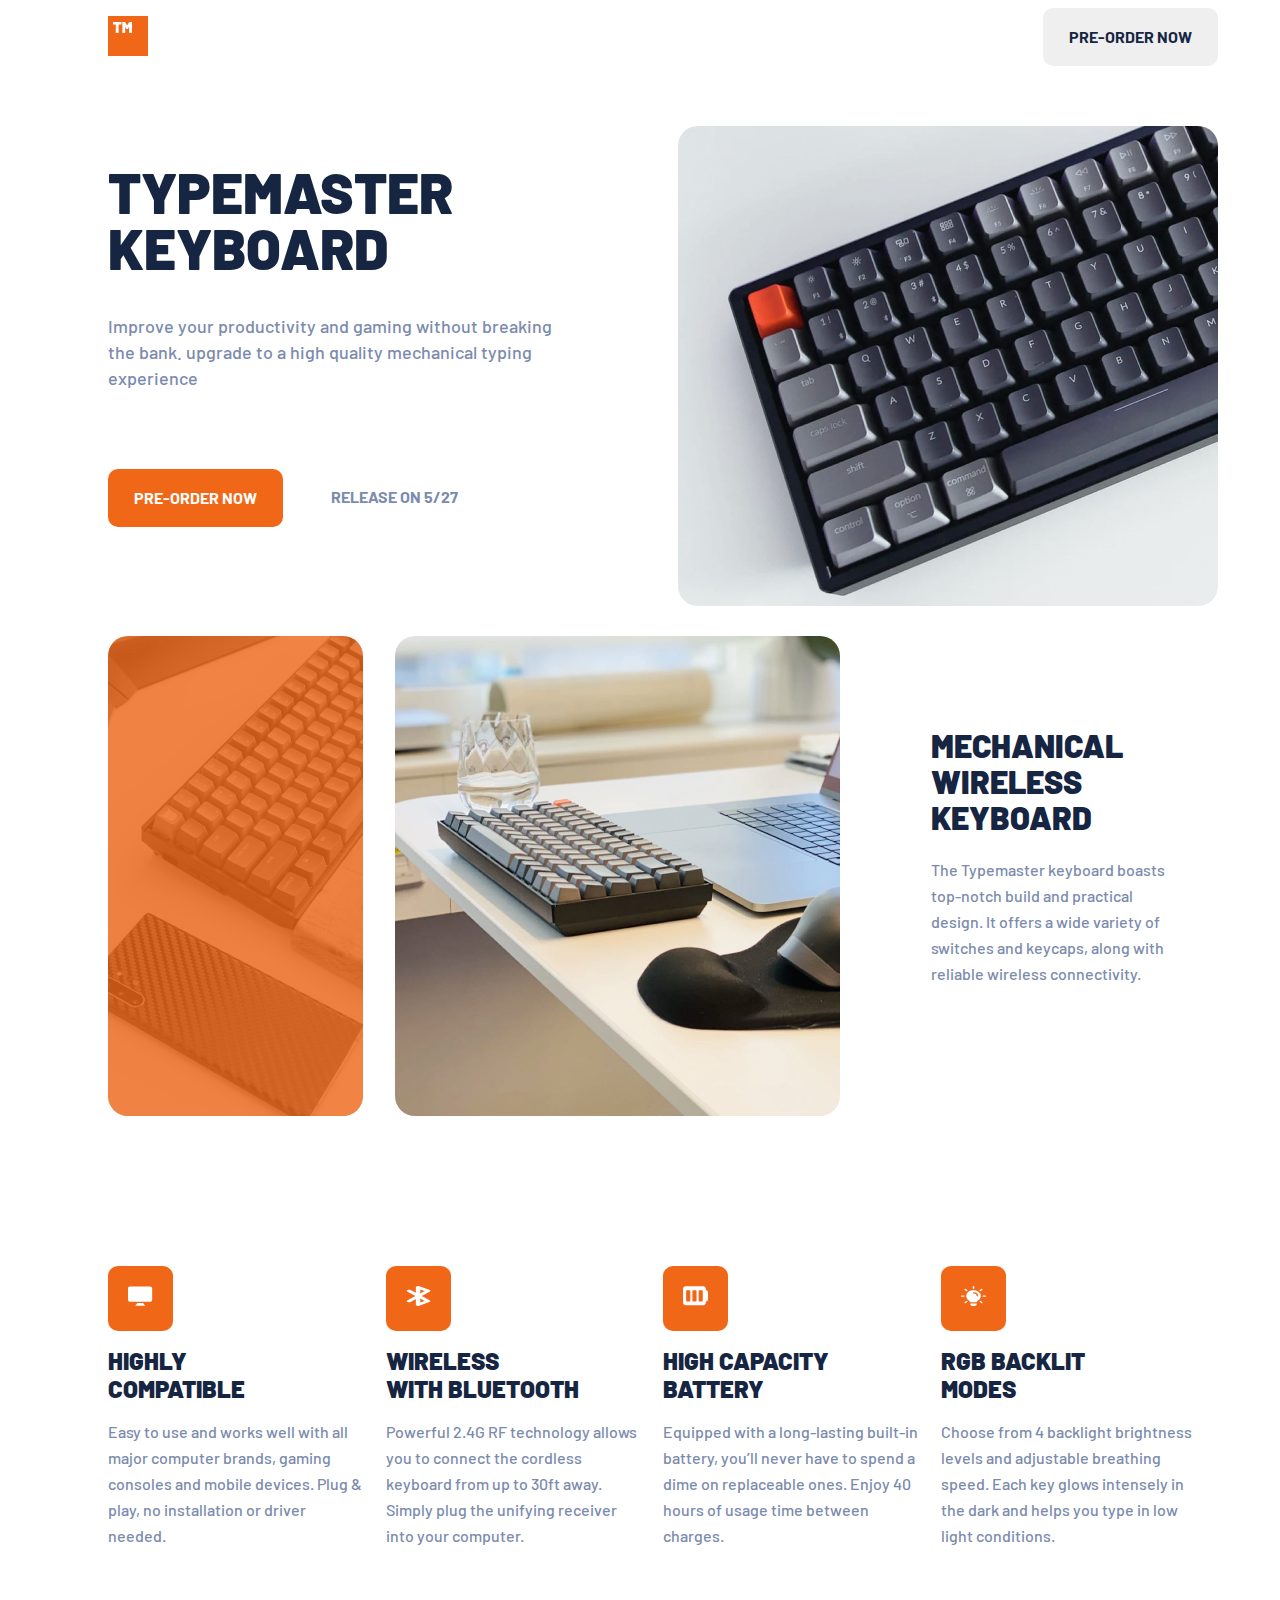
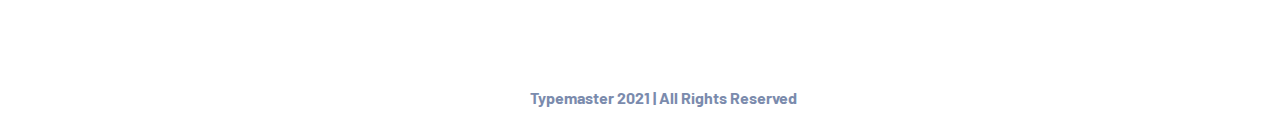
<file: index.html>
<!DOCTYPE html>
<html lang="en">
<head>
    <meta charset="UTF-8">
    <meta http-equiv="X-UA-Compatible" content="IE=edge">
    <meta name="viewport" content="width=device-width, initial-scale=1.0">
    <link rel="stylesheet" href="index.css">
    <title>TYPE MASTER PRE-LAUNCH </title>
    
</head>
<body class="main">
        <div class="logo-and-preorder-button--container">
            <img class="logo" src="logo.svg" alt="logo">
            <button class="pre-order-button-right" type="button">PRE-ORDER NOW</button>
        </div>
        <div class="Typemaster-keyboard--container">

                <div class="Typemaster-keyboard--container-left">
                    <h1 class="Typemaster-keyboard header">TYPEMASTER<br> KEYBOARD</h1>
                    <p class="Typemaster-keyboard content">Improve your productivity and gaming without breaking the bank. upgrade to a high quality mechanical typing experience</p>
                    <span class="Typemaster-keyboard--container pre-order-button-and-release">
                        <button class="Typemaster-keyboard--pre-order-button" type="button">PRE-ORDER NOW</button>
                        <h5 class="Typemaster-keyboard--release">RELEASE ON 5/27</h5>
                    </span>
                </div>
                <div class="Typemaster-keyboard--container-right">
                    <img class="Typemaster-keyboard image-keyboard" src="image-keyboard.jpg" alt="keyboard">
                </div>
           
        </div>



        <div class="Mechanical-wireless-keyboard--container">
           
                <div class="Mechanical-wireless-keyboard--container-left">
                    <img class="Mechanical-wireless-keyboard-with-image-phone-and-keyboard" src="image-phone-and-keyboard.jpg" alt="Phone and keyboard">
                </div>

            
                <div class="Mechanical-wireless-keyboard--container-center">
                    <img class="Mechanical-wireless-keyboard-with-image-glass-and-keyboard" src="image-glass-and-keyboard.jpg" alt="Glass and keyboard">
                </div>
            
           
                <div class="Mechanical-wireless-keyboard--container-right">
                    <h1 class="Mechanical-wireless-keyboard--container-right-header">MECHANICAL WIRELESS KEYBOARD</h1>
                    <p class="Mechanical-wireless-keyboard--container-right-content">The Typemaster keyboard boasts top-notch build and practical design. It offers a wide variety of switches and keycaps, along with reliable wireless connectivity.</p>
                </div>
            </div>
      


        <div class="bottom-content-container">
            
                <div class="content-container -left">
                    <div class="content-icon-container">
                        <img class="content-icon" src="icon-compatible.svg" alt="desktop">
                    </div>
                    <h1 class="content-header">HIGHLY<br>COMPATIBLE</h1>
                    <p class="content-content">Easy to use and works well with all major computer brands, gaming consoles and mobile devices. Plug & play, no installation or driver needed.</p>
                </div>
           
            
                <div class="content-container -center-left">
                    <div class="content-icon-container">
                        <img class="content-icon" src="icon-bluetooth.svg" alt="bluetooth">
                    </div>
                    <h1 class="content-header">WIRELESS<br>WITH BLUETOOTH</h1>
                    <p class="content-content">Powerful 2.4G RF technology allows you to connect the cordless keyboard from up to 30ft away. Simply plug the unifying receiver into your computer.</p>
                </div>
         

          
                <div class="content-container -center-right">
                    <div class="content-icon-container">
                        <img class="content-icon" src="icon-battery.svg" alt="battery">
                    </div>
                    <h1 class="content-header">HIGH CAPACITY<br>BATTERY</h1>
                    <p class="content-content">Equipped with a long-lasting built-in battery, you’ll never have to spend a dime on replaceable ones. Enjoy 40 hours of usage time between charges.</p>
                </div>
         

            
                <div class="content-container -right">
                    <div class="content-icon-container">
                        <img class="content-icon" src="icon-light.svg" alt="light">
                    </div>
                    <h1 class="content-header">RGB BACKLIT <br>MODES</h1>
                    <p class="content-content">Choose from 4 backlight brightness levels and adjustable breathing speed. Each key glows intensely in the dark and helps you type in low light conditions.</p>
                </div>
            </div>

    
        
         <footer class="footer">
           <p>Typemaster 2021  |  All Rights Reserved</p>
    </footer>
   
   
</body>
</html>
</file>
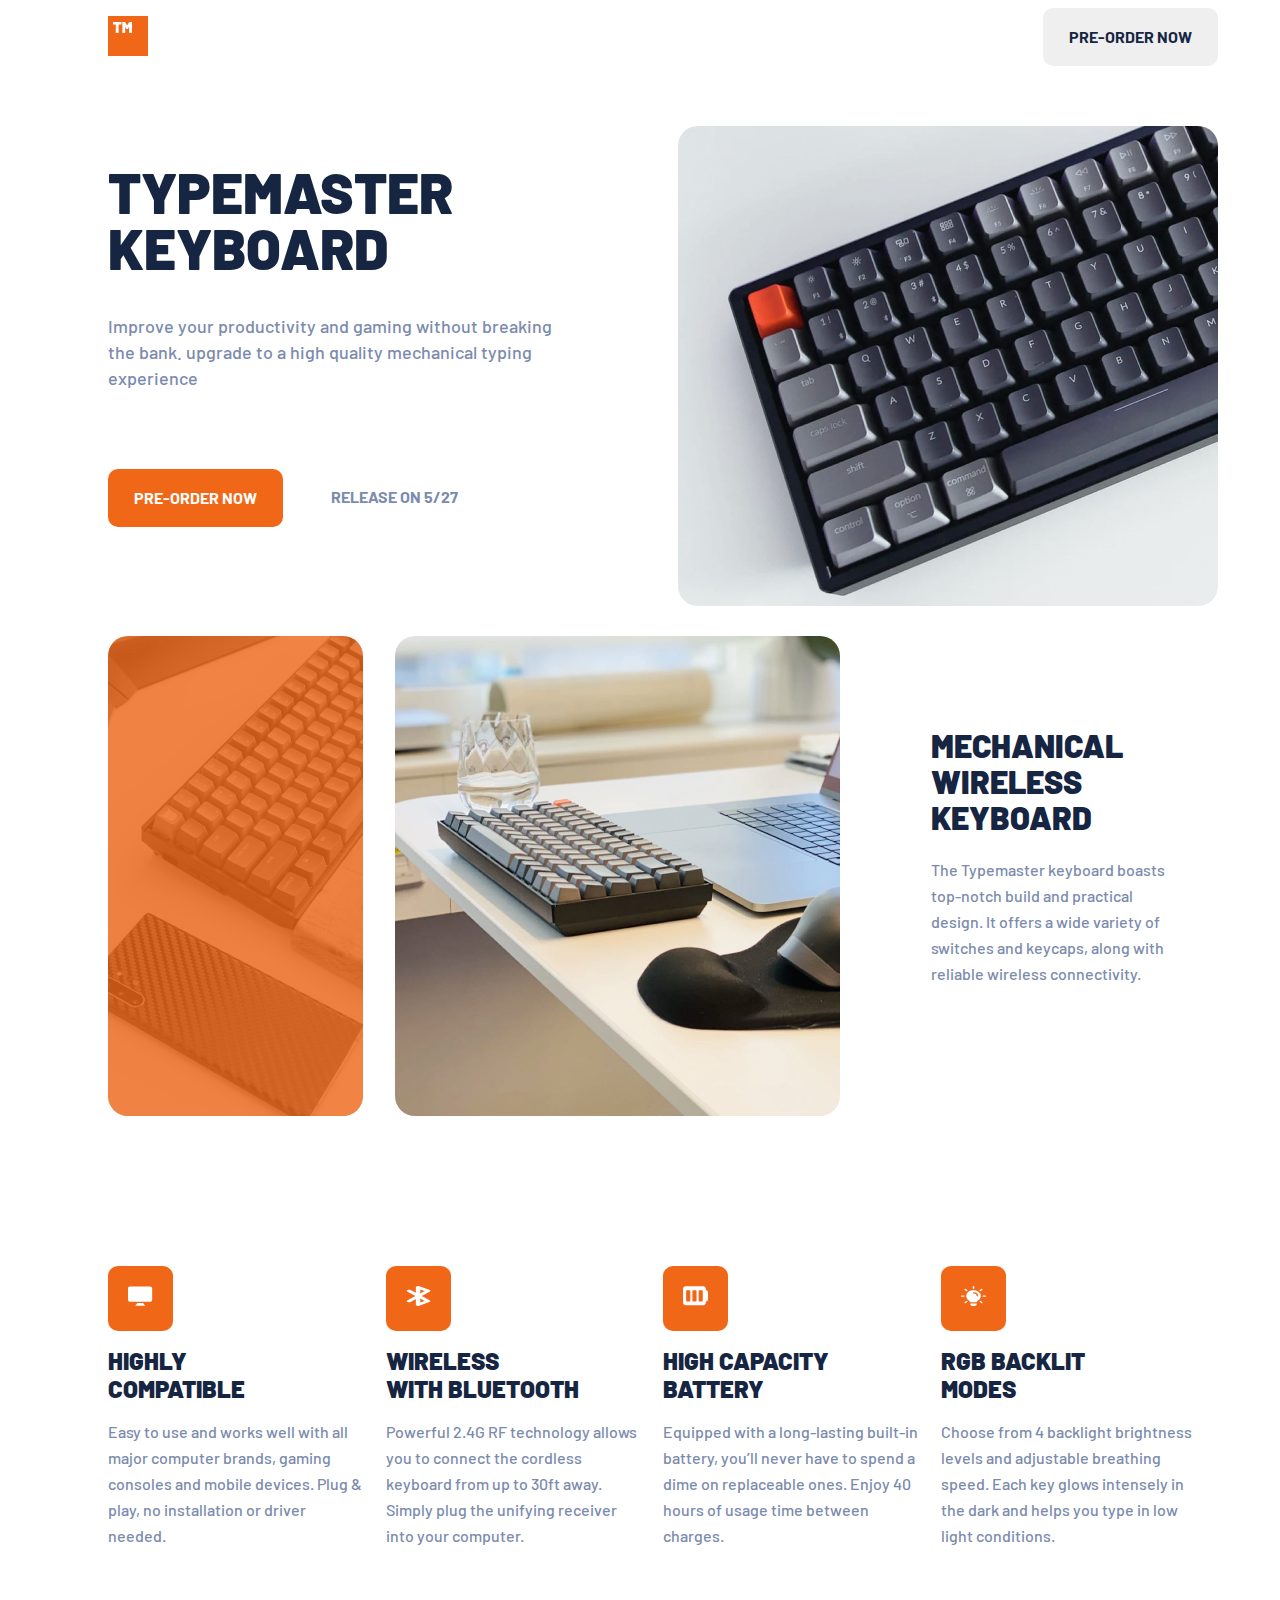
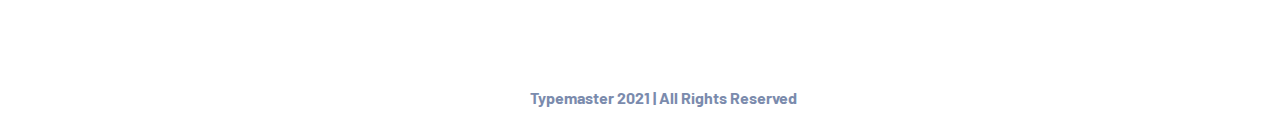
<file: responsive.html>
<!DOCTYPE html>
<html lang="en">
<head>
    <meta charset="UTF-8">
    <meta http-equiv="X-UA-Compatible" content="IE=edge">
    <meta name="viewport" content="width=device-width, initial-scale=1.0">
    <link rel="stylesheet" href="responsive.css">
    <title>TYPE MASTER PRE-LAUNCH </title>
    
</head>
<body class="main">
        <div class="logo-and-preorder-button--container">
            <img class="logo" src="logo.svg" alt="logo">
            <button class="pre-order-button-right" type="button">PRE-ORDER NOW</button>
        </div>
        <div class="Typemaster-keyboard--container">

                <div class="Typemaster-keyboard--container-left">
                    <h1 class="Typemaster-keyboard header">TYPEMASTER<br> KEYBOARD</h1>
                    <p class="Typemaster-keyboard content">Improve your productivity and gaming without breaking the bank. upgrade to a high quality mechanical typing experience</p>
                    <span class="Typemaster-keyboard--container pre-order-button-and-release">
                        <button class="Typemaster-keyboard--pre-order-button" type="button">PRE-ORDER NOW</button>
                        <h5 class="Typemaster-keyboard--release">RELEASE ON 5/27</h5>
                    </span>
                </div>
                <div class="Typemaster-keyboard--container-right">
                    <img class="Typemaster-keyboard image-keyboard" src="image-keyboard.jpg" alt="keyboard">
                </div>
           
        </div>



        <div class="Mechanical-wireless-keyboard--container">
           
                <div class="Mechanical-wireless-keyboard--container-left">
                    <img class="Mechanical-wireless-keyboard-with-image-phone-and-keyboard" src="image-phone-and-keyboard.jpg" alt="Phone and keyboard">
                </div>

            
                <div class="Mechanical-wireless-keyboard--container-center">
                    <img class="Mechanical-wireless-keyboard-with-image-glass-and-keyboard" src="image-glass-and-keyboard.jpg" alt="Glass and keyboard">
                </div>
            
           
                <div class="Mechanical-wireless-keyboard--container-right">
                    <h1 class="Mechanical-wireless-keyboard--container-right-header">MECHANICAL WIRELESS KEYBOARD</h1>
                    <p class="Mechanical-wireless-keyboard--container-right-content">The Typemaster keyboard boasts top-notch build and practical design. It offers a wide variety of switches and keycaps, along with reliable wireless connectivity.</p>
                </div>
            </div>
      


        <div class="bottom-content-container">
            
                <div class="content-container -left">
                    <div class="content-icon-container">
                        <img class="content-icon" src="icon-compatible.svg" alt="desktop">
                    </div>
                    <h1 class="content-header">HIGHLY<br>COMPATIBLE</h1>
                    <p class="content-content">Easy to use and works well with all major computer brands, gaming consoles and mobile devices. Plug & play, no installation or driver needed.</p>
                </div>
           
            
                <div class="content-container -center-left">
                    <div class="content-icon-container">
                        <img class="content-icon" src="icon-bluetooth.svg" alt="bluetooth">
                    </div>
                    <h1 class="content-header">WIRELESS<br>WITH BLUETOOTH</h1>
                    <p class="content-content">Powerful 2.4G RF technology allows you to connect the cordless keyboard from up to 30ft away. Simply plug the unifying receiver into your computer.</p>
                </div>
         

          
                <div class="content-container -center-right">
                    <div class="content-icon-container">
                        <img class="content-icon" src="icon-battery.svg" alt="battery">
                    </div>
                    <h1 class="content-header">HIGH CAPACITY<br>BATTERY</h1>
                    <p class="content-content">Equipped with a long-lasting built-in battery, you’ll never have to spend a dime on replaceable ones. Enjoy 40 hours of usage time between charges.</p>
                </div>
         

            
                <div class="content-container -right">
                    <div class="content-icon-container">
                        <img class="content-icon" src="icon-light.svg" alt="light">
                    </div>
                    <h1 class="content-header">RGB BACKLIT <br>MODES</h1>
                    <p class="content-content">Choose from 4 backlight brightness levels and adjustable breathing speed. Each key glows intensely in the dark and helps you type in low light conditions.</p>
                </div>
            </div>

    
        
         <footer class="footer">
           <p>Typemaster 2021  |  All Rights Reserved</p>
    </footer>
   
   
</body>
</html>
</file>
<file: index.css>
@import url('https://fonts.googleapis.com/css2?family=Barlow:wght@500;700;900&display=swap');

.main{
    position: relative;
    width: auto;
    height: auto;
    padding-left: 100px;
    padding-right: 100px;
    align-content: center;
}
.logo-and-preorder-button--container{
    display: flex;
    flex-flow: column wrap;
    width: 1110px;
    height: 58px;
    align-content: space-between;
}
.logo{
    width: 40px;
    height: 40px;
    margin-top: 8px;
}
.pre-order-button-right{
    font-family: "barlow";
    font-weight: 700;
    font-style: normal;
    font-size: 16px;
    line-height: 26px;
    color: #162542;
    width: 175px;
    height: 58px;
    border-radius: 10px;
    border: 0px;
}
.pre-order-button-right:hover{
    background-color: #162542;
    color: #ffffff;
}




.Typemaster-keyboard--container{
    display: flex;
    flex-flow: column wrap;
    width: 1110px;
    height: 480px;
    padding-top: 60px;
    align-content: space-between;
}
.Typemaster-keyboard--container-left{
    width: 445px;
    height: 350px;
}
.header{
    font-family: "barlow";
    font-weight: 900;
    font-style: normal;
    font-size: 56px;
    line-height: 56px;
    color: #162542;
}
.content {
    font-family: "barlow";
    font-weight: 500;
    font-style: normal;
    font-size: 18px;
    line-height: 26px;
    color: #7B8BAD;
}
.pre-order-button-and-release{
    display: flex;
    flex-flow: column wrap;
    align-content: space-between;
    width: 350px;
    height: 58px;
}
.Typemaster-keyboard--pre-order-button{
    width: 175px;
    height: 58px;
    font-family: "barlow";
    font-size: 16px;
    line-height: 26px;
    font-weight: 700;
    color: #ffffff;
    background-color: #F16718;
    border-radius: 10px ;
    border: 0px;
}
.Typemaster-keyboard--pre-order-button:hover{
    background-color: #FF9B62;
    color: #FFFFFF;
}
.Typemaster-keyboard--release{
    font-family: "barlow";
    font-size: 16px;
    line-height: 26px;
    font-weight: 700;
    color: #7B8BAD;
    text-transform: uppercase;
    margin-top: 15px;
}
.Typemaster-keyboard--container-right{
    width: 540px;
    height: 480px;
}
.image-keyboard{
    width: 540px;
    height: 480px;
    border-radius: 20px;
}



.Mechanical-wireless-keyboard--container{
    display: flex;
    flex-flow: column wrap;
    width: 1110px;
    height: 480px;
    padding-top: 30px;
}
.Mechanical-wireless-keyboard--container-left{
    width: 255px;
    height: 480px;
    background: #f16718;
    overflow: hidden;
    border-radius: 20px;
}
.Mechanical-wireless-keyboard-with-image-phone-and-keyboard{
    width: 255px;
    height: 480px;
    border-radius: 20px;
    object-fit: cover;
    opacity: 0.2;
    border-radius: 20px;
}
.Mechanical-wireless-keyboard--container-center{
    width: 445px;
    height: 480px;
}
.Mechanical-wireless-keyboard-with-image-glass-and-keyboard{
    width: 445px;
    height: 480px;
    border-radius: 20px;
}
.Mechanical-wireless-keyboard--container-right{
    width: 255px;
    height: 265px; 
    margin-top: 70px;
    margin-left: 60px;
}
.Mechanical-wireless-keyboard--container-right-header{
    font-family: "barlow";
    font-weight: 900;
    font-size: 32px;
    line-height: 36px;
    font-style: normal;
    color: #162542;
}
.Mechanical-wireless-keyboard--container-right-content{
    font-family: "barlow";
    font-weight: 500;
    font-size: 16px;
    line-height: 26px;
    font-style: normal;
    color: #7B8BAD;
}



.bottom-content-container{
    width: 1110px;
    height: 323px;
    display: flex;
    flex-flow: column wrap;
    padding-top: 150px;
}
.content-container{
    width: 255px;
    height: 232px;
}
.content-icon-container{
    width: 65px;
    height: 65px;
    background: #f16718;
    border-radius: 10px;
}
.content-icon{
    width: 25px;
    height: 20px;
    margin-left: 20px;
    margin-top: 20px;
}
.content-header{
    font-family: "barlow";
    font-weight: 900;
    font-style: normal;
    font-size: 24px;
    line-height: 28px;
    color: #162542;
}
.content-content{
    font-family: "barlow";
    font-weight: 500;
    font-size: 16px;
    line-height: 26px;
    color: #7B8BAD;
}
.footer{
    width: 1110px;
    height: auto;
    font-family: "barlow";
    font-weight: 700;
    font-size: 16px;
    line-height: 26px;
    color: #7B8BAD;
    text-align: center;
    padding-top: 80px;
}

 




@media screen and (max-width: 800px) {
   .main{
    position: relative;
    width: auto;
    height: auto;
    padding-left: 40px;
    align-content: center;
}
.logo-and-preorder-button--container{
    display: flex;
    flex-flow: column wrap;
    width: 689px;
    height: 58px;
    align-content: space-between;
}
.logo{
    width: 40px;
    height: 40px;
    margin-top: 8px;
}
.pre-order-button-right{
    font-family: "barlow";
    font-weight: 700;
    font-style: normal;
    font-size: 16px;
    line-height: 26px;
    color: #162542;
    width: 175px;
    height: 58px;
    border-radius: 10px;
    border: 0px;
}
.pre-order-button-right:hover{
    background-color: #162542;
    color: #ffffff;
}




.Typemaster-keyboard--container{
    display: flex;
    flex-flow: column wrap;
    width: 689px;
    height: 425px;
    padding-top: 60px;
    align-content: space-between;
}
.Typemaster-keyboard--container-left{
    width: 339px;
    height: 350px;
}
.header{
    font-family: "barlow";
    font-weight: 900;
    font-style: normal;
    font-size: 48px;
    line-height: 48px;
    color: #162542;
}
.content {
    font-family: "barlow";
    font-weight: 500;
    font-style: normal;
    font-size: 16px;
    line-height: 26px;
    color: #7B8BAD;
}
.pre-order-button-and-release{
    display: flex;
    flex-flow: column wrap;
    align-content: space-between;
    width: 320px;
    height: 58px;
}
.Typemaster-keyboard--pre-order-button{
    width: 175px;
    height: 58px;
    font-family: "barlow";
    font-size: 16px;
    line-height: 26px;
    font-weight: 700;
    color: #ffffff;
    background-color: #F16718;
    border-radius: 10px ;
    border: 0px;
}
.Typemaster-keyboard--pre-order-button:hover{
    background-color: #FF9B62;
    color: #FFFFFF;
}
.Typemaster-keyboard--release{
    font-family: "barlow";
    font-size: 16px;
    line-height: 26px;
    font-weight: 700;
    color: #7B8BAD;
    text-transform: uppercase;
    margin-top: 15px;
}
.Typemaster-keyboard--container-right{
    width: 478px;
    height: 425px;
    margin-left: 60px;
}
.image-keyboard{
    width: 578px;
    height: 425px;
    border-radius: 20px;
}

    

.Mechanical-wireless-keyboard--container{
    display: flex;
    flex-flow: row wrap;  
    justify-content: space-around;
    width: 689px;
    height: 500px;
}
.Mechanical-wireless-keyboard--container-left{
    width: 214px;
    height: 320px;
    background: #f16718;
    overflow: hidden;
    border-radius: 20px;
    order: 1;
}
.Mechanical-wireless-keyboard-with-image-phone-and-keyboard{
    width: 214px;
    height: 320px;
    border-radius: 20px;
    object-fit: cover;
    opacity: 0.2;
    border-radius: 20px;
}
.Mechanical-wireless-keyboard--container-center{
    width: 445px;
    height: 320px;
    order: 2;
}
.Mechanical-wireless-keyboard-with-image-glass-and-keyboard{
    width: 445px;
    height: 320px;
    border-radius: 20px;
}
.Mechanical-wireless-keyboard--container-right{
    width: 689px;
    height: 108px; 
    order: 3;
    margin-left: 0px;
    margin-top: 50px;
    display: flex;
    justify-content: space-between;
}
.Mechanical-wireless-keyboard--container-right-header{
    font-family: "barlow";
    font-weight: 900;
    font-size: 32px;
    line-height: 36px;
    font-style: normal;
    color: #162542;
    width: 255px;
    height: 108px;
    margin-top: 0px;
    
}
.Mechanical-wireless-keyboard--container-right-content{
    font-family: "barlow";
    font-weight: 500;
    font-size: 16px;
    line-height: 26px;
    font-style: normal;
    color: #7B8BAD;
    width: 398px;
    height: 78px;
   
}
    
    
    
.bottom-content-container{
    width: 689px;
    height: 650px;
    display: flex;
    flex-flow: row wrap;
    justify-content: space-between;
    padding-top: 150px;
}
.content-container{
    width: 281px;
    height: 289px;
}
.content-icon-container{
    width: 65px;
    height: 65px;
    background: #f16718;
    border-radius: 10px;
}
.content-icon{
    width: 25px;
    height: 20px;
    margin-left: 20px;
    margin-top: 20px;
}
.content-header{
    font-family: "barlow";
    font-weight: 900;
    font-style: normal;
    font-size: 24px;
    line-height: 28px;
    color: #162542;
}
.content-content{
    font-family: "barlow";
    font-weight: 500;
    font-size: 16px;
    line-height: 26px;
    color: #7B8BAD;
}
.footer{
    width: 689px;
    height: auto;
    font-family: "barlow";
    font-weight: 700;
    font-size: 16px;
    line-height: 26px;
    color: #7B8BAD;
    text-align: center;
    padding-top: 80px;
}

}





@media screen and (max-width: 500px){
    .main{
    position: relative;
    width: auto;
    height: auto;
    padding-left: 40px;
    align-content: center;
}
.logo-and-preorder-button--container{
    display: flex;
    flex-flow: column wrap;
    width: 327px;
    height: 48px;
    align-content: space-between;
}
.logo{
    width: 40px;
    height: 40px;
    margin-top: 8px;
}
.pre-order-button-right{
    font-family: "barlow";
    font-weight: 700;
    font-style: normal;
    font-size: 16px;
    line-height: 26px;
    color: #162542;
    width: 151px;
    height: 48px;
    border-radius: 10px;
    border: 0px;
}
.pre-order-button-right:hover{
    background-color: #162542;
    color: #ffffff;
}




.Typemaster-keyboard--container{
    display: flex;
    flex-flow: row wrap;
    width: 327px;
    height: 700px;
    padding-top: 0px;
    align-content: space-between;
}
.Typemaster-keyboard--container-left{
    width: 327px;
    height: 350px;
}
.header{
    font-family: "barlow";
    font-weight: 900;
    font-style: normal;
    font-size: 48px;
    line-height: 48px;
    color: #162542;
}
.content {
    font-family: "barlow";
    font-weight: 500;
    font-style: normal;
    font-size: 16px;
    line-height: 26px;
    color: #7B8BAD;
}
.pre-order-button-and-release{
    display: flex;
    flex-flow: column wrap;
    align-content: space-between;
    width: 310px;
    height: 48px;
}
.Typemaster-keyboard--pre-order-button{
    width: 150px;
    height: 48px;
    font-family: "barlow";
    font-size: 16px;
    line-height: 26px;
    font-weight: 700;
    color: #ffffff;
    background-color: #F16718;
    border-radius: 10px ;
    border: 0px;
}
.Typemaster-keyboard--pre-order-button:hover{
    background-color: #FF9B62;
    color: #FFFFFF;
}
.Typemaster-keyboard--release{
    font-family: "barlow";
    font-size: 16px;
    line-height: 26px;
    font-weight: 700;
    color: #7B8BAD;
    text-transform: uppercase;
    margin-top: 12px;
    width: 127px;
    height: 26px;
}
.Typemaster-keyboard--container-right{
    width: 372px;
    height: 331px;
    margin-left: 0px;
}
.image-keyboard{
    width: 372px;
    height: 331px;
    border-radius: 20px;
}

    

.Mechanical-wireless-keyboard--container{
    display: flex;
    flex-flow: row wrap;  
    justify-content: space-between;
    width: 327px;
    height: 500px;
}
.Mechanical-wireless-keyboard--container-left{
    width: 129px;
    height: 193px;
    background: #f16718;
    overflow: hidden;
    border-radius: 20px;
    order: 1;
    margin-left: -40px;
}
.Mechanical-wireless-keyboard-with-image-phone-and-keyboard{
    width: 129px;
    height: 193px;
    border-radius: 20px;
    object-fit: cover;
    opacity: 0.2;
    border-radius: 20px;
}
.Mechanical-wireless-keyboard--container-center{
    width: 220px;
    height: 193px;
    order: 2;
}
.Mechanical-wireless-keyboard-with-image-glass-and-keyboard{
    width: 220px;
    height: 193px;
    border-radius: 20px;
}
.Mechanical-wireless-keyboard--container-right{
    width: 327px;
    height: 250px; 
    order: 3;
    margin-left: 0px;
    margin-top: 50px;
    display: flex;
    flex-flow: row wrap;
    text-align: center;
}
.Mechanical-wireless-keyboard--container-right-header{
    font-family: "barlow";
    font-weight: 900;
    font-size: 32px;
    line-height: 36px;
    font-style: normal;
    color: #162542;
    width: 255px;
    height: 108px;
    margin-top: 0px;
    margin-left: 40px; 
}
.Mechanical-wireless-keyboard--container-right-content{
    font-family: "barlow";
    font-weight: 500;
    font-size: 16px;
    line-height: 26px;
    font-style: normal;
    color: #7B8BAD;
    width: 327px;
    height: 104px;
   
}
    
    
    
.bottom-content-container{
    width: 327px;
    height: 1300px;
    display: flex;
    flex-flow: row wrap;
    justify-content: space-between;
    padding-top: 100px;
}
.content-container{
    width: 327px;
    height: 300px;
    text-align: center;
    margin-top: 40px;
}
.content-icon-container{
    width: 65px;
    height: 65px;
    background: #f16718;
    border-radius: 10px;
    margin-left: 130px;
}
.content-icon{
    width: 25px;
    height: 20px;
    margin-left: 6px;
    margin-top: 20px;
}
.content-header{
    font-family: "barlow";
    font-weight: 900;
    font-style: normal;
    font-size: 24px;
    line-height: 28px;
    color: #162542;
    width: 327px;
    height: 56px;
    margin-top: 40px;
}
.content-content{
    font-family: "barlow";
    font-weight: 500;
    font-size: 16px;
    line-height: 26px;
    color: #7B8BAD;
    width: 327px;
    height: 104px; 
    margin-top: 20px;
}
.footer{
    width: 327px;
    height: auto;
    font-family: "barlow";
    font-weight: 700;
    font-size: 16px;
    line-height: 26px;
    color: #7B8BAD;
    text-align: center;
    margin-top: 65px;
}
}
</file>
<file: responsive.css>
@import url('https://fonts.googleapis.com/css2?family=Barlow:wght@500;700;900&display=swap');

.main{
    position: relative;
    width: auto;
    height: auto;
    padding-left: 100px;
    padding-right: 100px;
    align-content: center;
}
.logo-and-preorder-button--container{
    display: flex;
    flex-flow: column wrap;
    width: 1110px;
    height: 58px;
    align-content: space-between;
}
.logo{
    width: 40px;
    height: 40px;
    margin-top: 8px;
}
.pre-order-button-right{
    font-family: "barlow";
    font-weight: 700;
    font-style: normal;
    font-size: 16px;
    line-height: 26px;
    color: #162542;
    width: 175px;
    height: 58px;
    border-radius: 10px;
    border: 0px;
}
.pre-order-button-right:hover{
    background-color: #162542;
    color: #ffffff;
}




.Typemaster-keyboard--container{
    display: flex;
    flex-flow: column wrap;
    width: 1110px;
    height: 480px;
    padding-top: 60px;
    align-content: space-between;
}
.Typemaster-keyboard--container-left{
    width: 445px;
    height: 350px;
}
.header{
    font-family: "barlow";
    font-weight: 900;
    font-style: normal;
    font-size: 56px;
    line-height: 56px;
    color: #162542;
}
.content {
    font-family: "barlow";
    font-weight: 500;
    font-style: normal;
    font-size: 18px;
    line-height: 26px;
    color: #7B8BAD;
}
.pre-order-button-and-release{
    display: flex;
    flex-flow: column wrap;
    align-content: space-between;
    width: 350px;
    height: 58px;
}
.Typemaster-keyboard--pre-order-button{
    width: 175px;
    height: 58px;
    font-family: "barlow";
    font-size: 16px;
    line-height: 26px;
    font-weight: 700;
    color: #ffffff;
    background-color: #F16718;
    border-radius: 10px ;
    border: 0px;
}
.Typemaster-keyboard--pre-order-button:hover{
    background-color: #FF9B62;
    color: #FFFFFF;
}
.Typemaster-keyboard--release{
    font-family: "barlow";
    font-size: 16px;
    line-height: 26px;
    font-weight: 700;
    color: #7B8BAD;
    text-transform: uppercase;
    margin-top: 15px;
}
.Typemaster-keyboard--container-right{
    width: 540px;
    height: 480px;
}
.image-keyboard{
    width: 540px;
    height: 480px;
    border-radius: 20px;
}



.Mechanical-wireless-keyboard--container{
    display: flex;
    flex-flow: column wrap;
    width: 1110px;
    height: 480px;
    padding-top: 30px;
}
.Mechanical-wireless-keyboard--container-left{
    width: 255px;
    height: 480px;
    background: #f16718;
    overflow: hidden;
    border-radius: 20px;
}
.Mechanical-wireless-keyboard-with-image-phone-and-keyboard{
    width: 255px;
    height: 480px;
    border-radius: 20px;
    object-fit: cover;
    opacity: 0.2;
    border-radius: 20px;
}
.Mechanical-wireless-keyboard--container-center{
    width: 445px;
    height: 480px;
}
.Mechanical-wireless-keyboard-with-image-glass-and-keyboard{
    width: 445px;
    height: 480px;
    border-radius: 20px;
}
.Mechanical-wireless-keyboard--container-right{
    width: 255px;
    height: 265px; 
    margin-top: 70px;
    margin-left: 60px;
}
.Mechanical-wireless-keyboard--container-right-header{
    font-family: "barlow";
    font-weight: 900;
    font-size: 32px;
    line-height: 36px;
    font-style: normal;
    color: #162542;
}
.Mechanical-wireless-keyboard--container-right-content{
    font-family: "barlow";
    font-weight: 500;
    font-size: 16px;
    line-height: 26px;
    font-style: normal;
    color: #7B8BAD;
}



.bottom-content-container{
    width: 1110px;
    height: 323px;
    display: flex;
    flex-flow: column wrap;
    padding-top: 150px;
}
.content-container{
    width: 255px;
    height: 232px;
}
.content-icon-container{
    width: 65px;
    height: 65px;
    background: #f16718;
    border-radius: 10px;
}
.content-icon{
    width: 25px;
    height: 20px;
    margin-left: 20px;
    margin-top: 20px;
}
.content-header{
    font-family: "barlow";
    font-weight: 900;
    font-style: normal;
    font-size: 24px;
    line-height: 28px;
    color: #162542;
}
.content-content{
    font-family: "barlow";
    font-weight: 500;
    font-size: 16px;
    line-height: 26px;
    color: #7B8BAD;
}
.footer{
    width: 1110px;
    height: auto;
    font-family: "barlow";
    font-weight: 700;
    font-size: 16px;
    line-height: 26px;
    color: #7B8BAD;
    text-align: center;
    padding-top: 80px;
}

 




@media screen and (max-width: 800px) {
   .main{
    position: relative;
    width: auto;
    height: auto;
    padding-left: 40px;
    align-content: center;
}
.logo-and-preorder-button--container{
    display: flex;
    flex-flow: column wrap;
    width: 689px;
    height: 58px;
    align-content: space-between;
}
.logo{
    width: 40px;
    height: 40px;
    margin-top: 8px;
}
.pre-order-button-right{
    font-family: "barlow";
    font-weight: 700;
    font-style: normal;
    font-size: 16px;
    line-height: 26px;
    color: #162542;
    width: 175px;
    height: 58px;
    border-radius: 10px;
    border: 0px;
}
.pre-order-button-right:hover{
    background-color: #162542;
    color: #ffffff;
}




.Typemaster-keyboard--container{
    display: flex;
    flex-flow: column wrap;
    width: 689px;
    height: 425px;
    padding-top: 60px;
    align-content: space-between;
}
.Typemaster-keyboard--container-left{
    width: 339px;
    height: 350px;
}
.header{
    font-family: "barlow";
    font-weight: 900;
    font-style: normal;
    font-size: 48px;
    line-height: 48px;
    color: #162542;
}
.content {
    font-family: "barlow";
    font-weight: 500;
    font-style: normal;
    font-size: 16px;
    line-height: 26px;
    color: #7B8BAD;
}
.pre-order-button-and-release{
    display: flex;
    flex-flow: column wrap;
    align-content: space-between;
    width: 320px;
    height: 58px;
}
.Typemaster-keyboard--pre-order-button{
    width: 175px;
    height: 58px;
    font-family: "barlow";
    font-size: 16px;
    line-height: 26px;
    font-weight: 700;
    color: #ffffff;
    background-color: #F16718;
    border-radius: 10px ;
    border: 0px;
}
.Typemaster-keyboard--pre-order-button:hover{
    background-color: #FF9B62;
    color: #FFFFFF;
}
.Typemaster-keyboard--release{
    font-family: "barlow";
    font-size: 16px;
    line-height: 26px;
    font-weight: 700;
    color: #7B8BAD;
    text-transform: uppercase;
    margin-top: 15px;
}
.Typemaster-keyboard--container-right{
    width: 478px;
    height: 425px;
    margin-left: 60px;
}
.image-keyboard{
    width: 578px;
    height: 425px;
    border-radius: 20px;
}

    

.Mechanical-wireless-keyboard--container{
    display: flex;
    flex-flow: row wrap;  
    justify-content: space-around;
    width: 689px;
    height: 500px;
}
.Mechanical-wireless-keyboard--container-left{
    width: 214px;
    height: 320px;
    background: #f16718;
    overflow: hidden;
    border-radius: 20px;
    order: 1;
}
.Mechanical-wireless-keyboard-with-image-phone-and-keyboard{
    width: 214px;
    height: 320px;
    border-radius: 20px;
    object-fit: cover;
    opacity: 0.2;
    border-radius: 20px;
}
.Mechanical-wireless-keyboard--container-center{
    width: 445px;
    height: 320px;
    order: 2;
}
.Mechanical-wireless-keyboard-with-image-glass-and-keyboard{
    width: 445px;
    height: 320px;
    border-radius: 20px;
}
.Mechanical-wireless-keyboard--container-right{
    width: 689px;
    height: 108px; 
    order: 3;
    margin-left: 0px;
    margin-top: 50px;
    display: flex;
    justify-content: space-between;
}
.Mechanical-wireless-keyboard--container-right-header{
    font-family: "barlow";
    font-weight: 900;
    font-size: 32px;
    line-height: 36px;
    font-style: normal;
    color: #162542;
    width: 255px;
    height: 108px;
    margin-top: 0px;
    
}
.Mechanical-wireless-keyboard--container-right-content{
    font-family: "barlow";
    font-weight: 500;
    font-size: 16px;
    line-height: 26px;
    font-style: normal;
    color: #7B8BAD;
    width: 398px;
    height: 78px;
   
}
    
    
    
.bottom-content-container{
    width: 689px;
    height: 650px;
    display: flex;
    flex-flow: row wrap;
    justify-content: space-between;
    padding-top: 150px;
}
.content-container{
    width: 281px;
    height: 289px;
}
.content-icon-container{
    width: 65px;
    height: 65px;
    background: #f16718;
    border-radius: 10px;
}
.content-icon{
    width: 25px;
    height: 20px;
    margin-left: 20px;
    margin-top: 20px;
}
.content-header{
    font-family: "barlow";
    font-weight: 900;
    font-style: normal;
    font-size: 24px;
    line-height: 28px;
    color: #162542;
}
.content-content{
    font-family: "barlow";
    font-weight: 500;
    font-size: 16px;
    line-height: 26px;
    color: #7B8BAD;
}
.footer{
    width: 689px;
    height: auto;
    font-family: "barlow";
    font-weight: 700;
    font-size: 16px;
    line-height: 26px;
    color: #7B8BAD;
    text-align: center;
    padding-top: 80px;
}

}





@media screen and (max-width: 500px){
    .main{
    position: relative;
    width: auto;
    height: auto;
    padding-left: 40px;
    align-content: center;
}
.logo-and-preorder-button--container{
    display: flex;
    flex-flow: column wrap;
    width: 327px;
    height: 48px;
    align-content: space-between;
}
.logo{
    width: 40px;
    height: 40px;
    margin-top: 8px;
}
.pre-order-button-right{
    font-family: "barlow";
    font-weight: 700;
    font-style: normal;
    font-size: 16px;
    line-height: 26px;
    color: #162542;
    width: 151px;
    height: 48px;
    border-radius: 10px;
    border: 0px;
}
.pre-order-button-right:hover{
    background-color: #162542;
    color: #ffffff;
}




.Typemaster-keyboard--container{
    display: flex;
    flex-flow: row wrap;
    width: 327px;
    height: 700px;
    padding-top: 0px;
    align-content: space-between;
}
.Typemaster-keyboard--container-left{
    width: 327px;
    height: 350px;
}
.header{
    font-family: "barlow";
    font-weight: 900;
    font-style: normal;
    font-size: 48px;
    line-height: 48px;
    color: #162542;
}
.content {
    font-family: "barlow";
    font-weight: 500;
    font-style: normal;
    font-size: 16px;
    line-height: 26px;
    color: #7B8BAD;
}
.pre-order-button-and-release{
    display: flex;
    flex-flow: column wrap;
    align-content: space-between;
    width: 310px;
    height: 48px;
}
.Typemaster-keyboard--pre-order-button{
    width: 150px;
    height: 48px;
    font-family: "barlow";
    font-size: 16px;
    line-height: 26px;
    font-weight: 700;
    color: #ffffff;
    background-color: #F16718;
    border-radius: 10px ;
    border: 0px;
}
.Typemaster-keyboard--pre-order-button:hover{
    background-color: #FF9B62;
    color: #FFFFFF;
}
.Typemaster-keyboard--release{
    font-family: "barlow";
    font-size: 16px;
    line-height: 26px;
    font-weight: 700;
    color: #7B8BAD;
    text-transform: uppercase;
    margin-top: 12px;
    width: 127px;
    height: 26px;
}
.Typemaster-keyboard--container-right{
    width: 372px;
    height: 331px;
    margin-left: 0px;
}
.image-keyboard{
    width: 372px;
    height: 331px;
    border-radius: 20px;
}

    

.Mechanical-wireless-keyboard--container{
    display: flex;
    flex-flow: row wrap;  
    justify-content: space-between;
    width: 327px;
    height: 500px;
}
.Mechanical-wireless-keyboard--container-left{
    width: 129px;
    height: 193px;
    background: #f16718;
    overflow: hidden;
    border-radius: 20px;
    order: 1;
    margin-left: -40px;
}
.Mechanical-wireless-keyboard-with-image-phone-and-keyboard{
    width: 129px;
    height: 193px;
    border-radius: 20px;
    object-fit: cover;
    opacity: 0.2;
    border-radius: 20px;
}
.Mechanical-wireless-keyboard--container-center{
    width: 220px;
    height: 193px;
    order: 2;
}
.Mechanical-wireless-keyboard-with-image-glass-and-keyboard{
    width: 220px;
    height: 193px;
    border-radius: 20px;
}
.Mechanical-wireless-keyboard--container-right{
    width: 327px;
    height: 250px; 
    order: 3;
    margin-left: 0px;
    margin-top: 50px;
    display: flex;
    flex-flow: row wrap;
    text-align: center;
}
.Mechanical-wireless-keyboard--container-right-header{
    font-family: "barlow";
    font-weight: 900;
    font-size: 32px;
    line-height: 36px;
    font-style: normal;
    color: #162542;
    width: 255px;
    height: 108px;
    margin-top: 0px;
    margin-left: 40px; 
}
.Mechanical-wireless-keyboard--container-right-content{
    font-family: "barlow";
    font-weight: 500;
    font-size: 16px;
    line-height: 26px;
    font-style: normal;
    color: #7B8BAD;
    width: 327px;
    height: 104px;
   
}
    
    
    
.bottom-content-container{
    width: 327px;
    height: 1300px;
    display: flex;
    flex-flow: row wrap;
    justify-content: space-between;
    padding-top: 100px;
}
.content-container{
    width: 327px;
    height: 300px;
    text-align: center;
    margin-top: 40px;
}
.content-icon-container{
    width: 65px;
    height: 65px;
    background: #f16718;
    border-radius: 10px;
    margin-left: 130px;
}
.content-icon{
    width: 25px;
    height: 20px;
    margin-left: 6px;
    margin-top: 20px;
}
.content-header{
    font-family: "barlow";
    font-weight: 900;
    font-style: normal;
    font-size: 24px;
    line-height: 28px;
    color: #162542;
    width: 327px;
    height: 56px;
    margin-top: 40px;
}
.content-content{
    font-family: "barlow";
    font-weight: 500;
    font-size: 16px;
    line-height: 26px;
    color: #7B8BAD;
    width: 327px;
    height: 104px; 
    margin-top: 20px;
}
.footer{
    width: 327px;
    height: auto;
    font-family: "barlow";
    font-weight: 700;
    font-size: 16px;
    line-height: 26px;
    color: #7B8BAD;
    text-align: center;
    margin-top: 65px;
}
}
</file>
